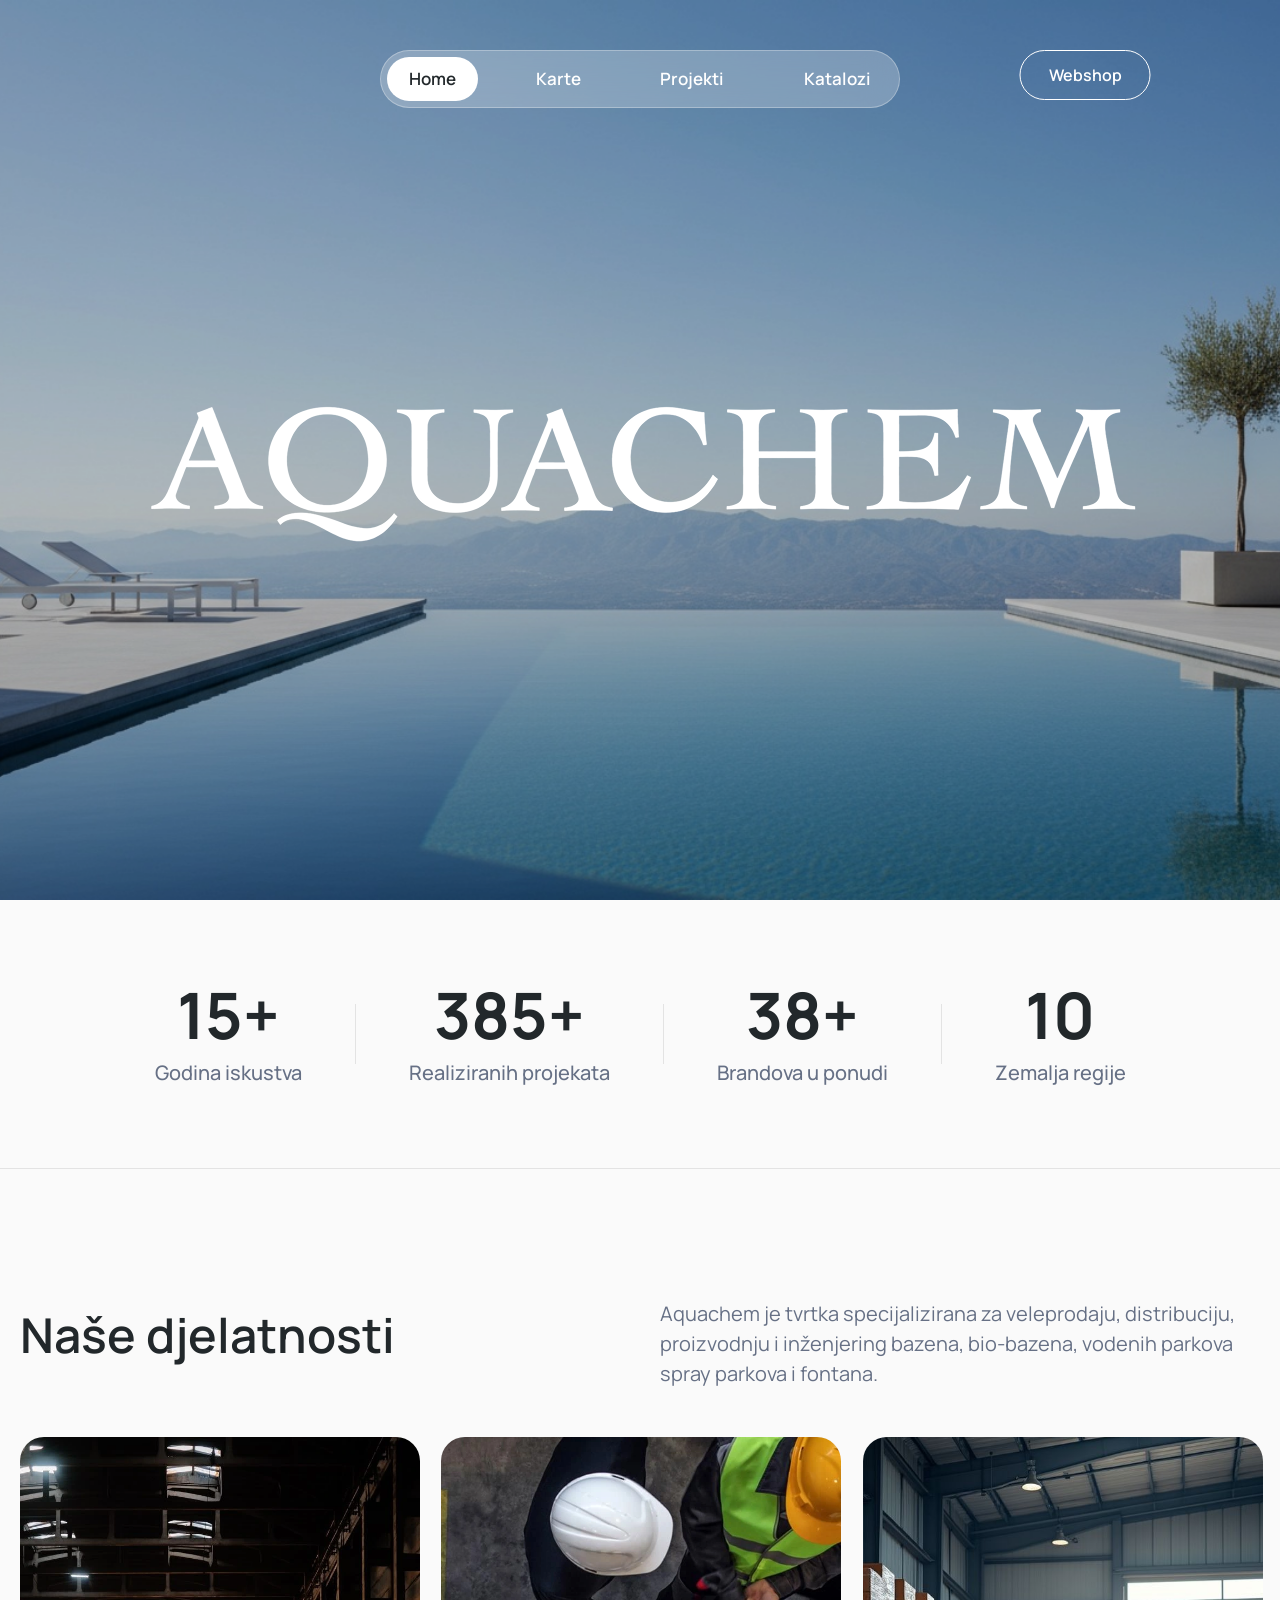
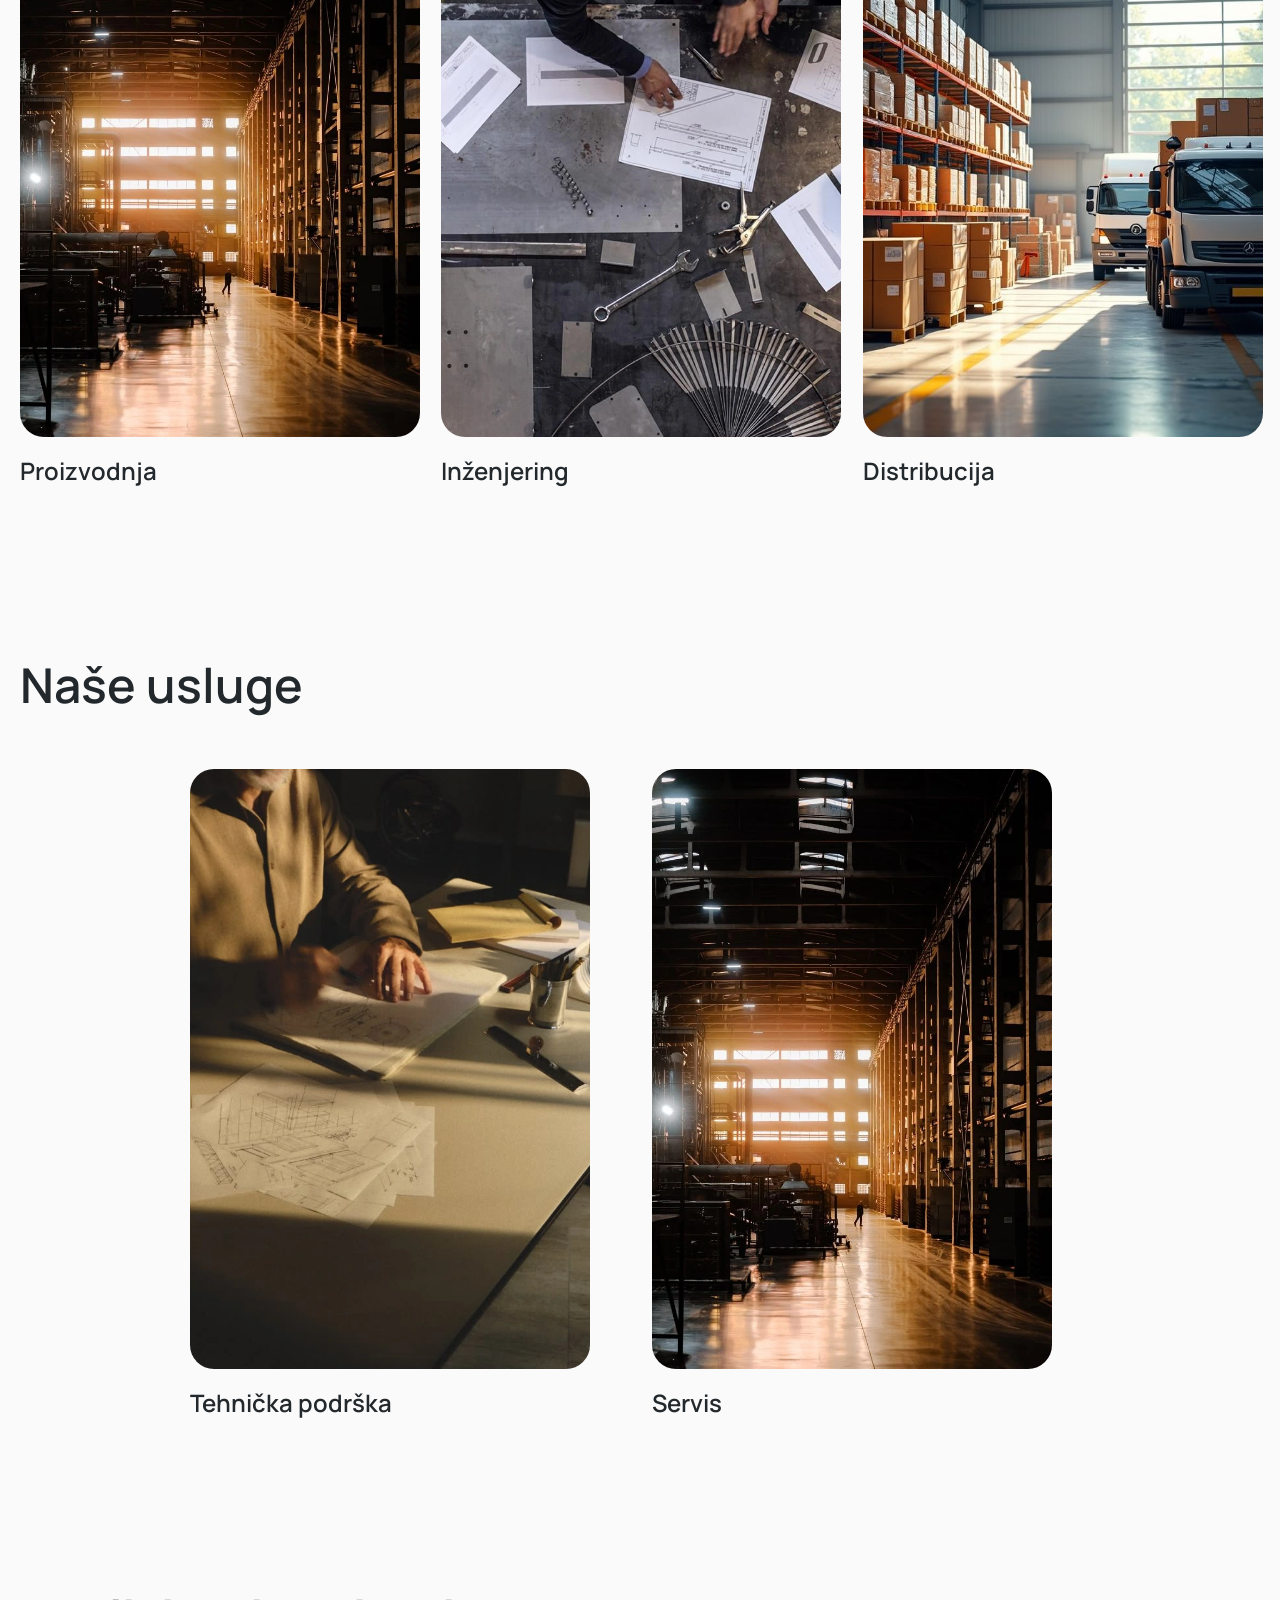
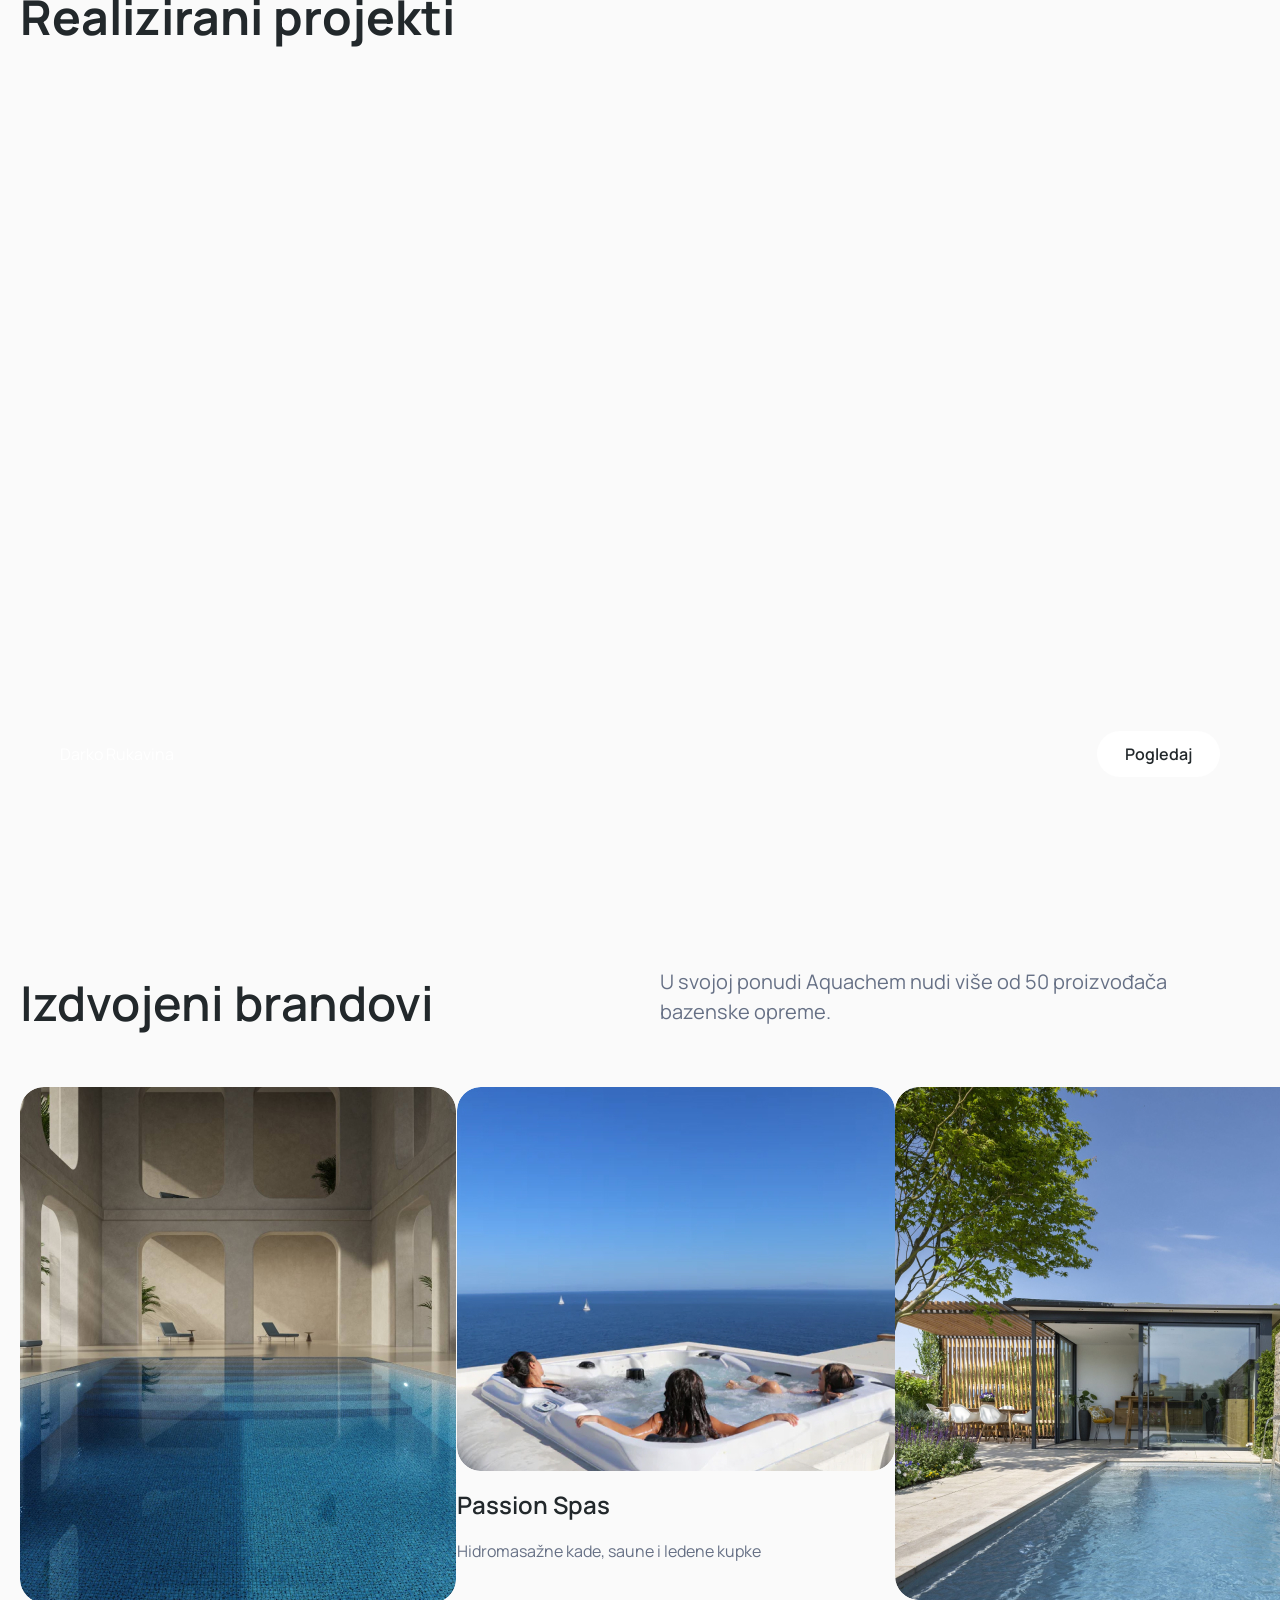
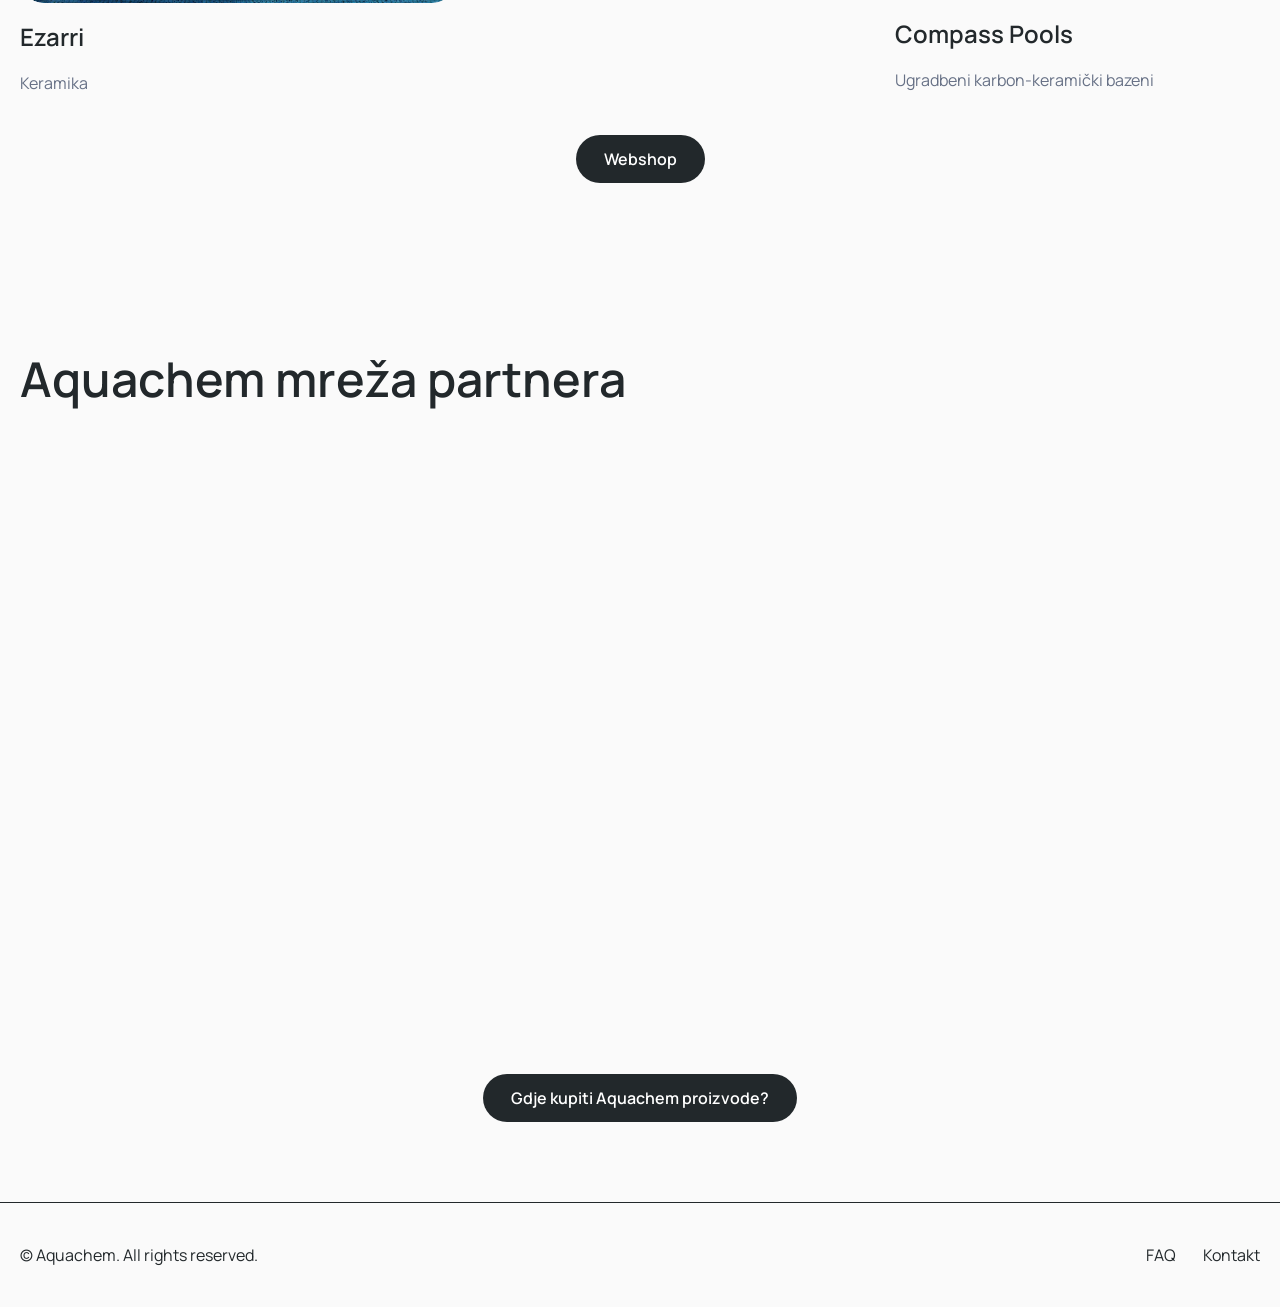
<file: index.html>
<!DOCTYPE html>
<html lang="hr">
<head>
  <meta charset="UTF-8">
  <meta name="viewport" content="width=device-width, initial-scale=1.0">
  <title>Aquachem Landing Page</title>
  <link rel="stylesheet" href="styles.css?v=6">
  <link href="https://fonts.googleapis.com/css2?family=Manrope:wght@400;500;600;700&display=swap" rel="stylesheet">
</head>
<body>

  <!-- Header Navigation -->
  <header class="navbar">
    <nav class="nav-links">
      <a href="#" class="active">Home</a>
      <a href="#">Karte</a>
      <a href="#">Projekti</a>
      <a href="#">Katalozi</a>
    </nav>
    <a href="#" class="btn-primary btn-webshop-top">Webshop</a>
  </header>

  <!-- Hero Section -->
  <section class="hero">
    <div class="hero-overlay"></div>
    <img class="hero-bg" src="asets/hero.jpg" alt="Aquachem Hero">
    <div class="hero-content">
      <img src="asets/logo.png" alt="Aquachem Logo" class="hero-logo">
    </div>
  </section>

  <!-- Stats Section (IZMIJENJENO SA DATA-TARGET) -->
  <section class="stats">
    <div class="stat-item">
      <h2><span class="counter" data-target="20">0</span>+</h2>
      <p>Godina iskustva</p>
    </div>
    <div class="divider"></div>
    <div class="stat-item">
      <h2><span class="counter" data-target="500">0</span>+</h2>
      <p>Realiziranih projekata</p>
    </div>
    <div class="divider"></div>
    <div class="stat-item">
      <h2><span class="counter" data-target="50">0</span>+</h2>
      <p>Brandova u ponudi</p>
    </div>
    <div class="divider"></div>
    <div class="stat-item">
      <h2><span class="counter" data-target="13">0</span></h2>
      <p>Zemalja regije</p>
    </div>
  </section>

  <!-- Naše Djelatnosti -->
  <section class="section container djelatnosti-section">
    <div class="section-header">
      <h2>Naše djelatnosti</h2>
      <p>Aquachem je tvrtka specijalizirana za veleprodaju, distribuciju, proizvodnju i inženjering bazena, bio-bazena, vodenih parkova spray parkova i fontana.</p>
    </div>
    <div class="cards-grid">
      <div class="card">
        <img class="img-service" src="asets/proizvodnja.png" alt="Proizvodnja">
        <h3>Proizvodnja</h3>
        <div class="service-desc">
          <p>Razvoj i proizvodnja odabranih programa i rješenja za bazensku tehniku, obradu vode i specijalizirane vodene sustave.</p>
        </div>
      </div>
      <div class="card">
        <img class="img-service" src="asets/inzenjering.png" alt="Inženjering">
        <h3>Inženjering</h3>
        <div class="service-desc">
          <p>Projektna i tehnička razrada rješenja za bazene, fontane i kompleksne vodene objekte, uz podršku pri pripremi projektne dokumentacije.</p>
          <a href="asets/obrazac-za-projektiranje-bazena.pdf" download class="btn-dark btn-sm">Preuzmi obrazac za projektiranje</a>
        </div>
      </div>
      <div class="card">
        <img class="img-service" src="asets/distribucija.jpg" alt="Distribucija">
        <h3>Distribucija</h3>
        <div class="service-desc">
          <p>Veleprodaja i distribucija opreme, proizvoda i komponenti za bazene, bio-bazene, vodene parkove, spray parkove i fontane.</p>
          <a href="https://webshop.aquachem.hr/" class="btn-dark btn-sm">Pogledaj ponudu</a>
        </div>
      </div>
    </div>
  </section>

  <!-- Naše Usluge -->
  <section class="section container">
    <div class="section-header">
      <h2>Naše usluge</h2>
    </div>
    <div class="cards-grid centered-grid">
      <div class="card">
        <img class="img-service" src="asets/tehnicka-podrska.png" alt="Tehnička podrška">
        <h3>Tehnička podrška</h3>
        <div class="service-desc">
          <p>Tehnička pomoć partnerima pri odabiru opreme, tumačenju specifikacija, kompatibilnosti proizvoda i osnovnim pitanjima vezanim uz rad bazenske opreme.</p>
          <a href="https://webshop.aquachem.hr/podrska/" class="btn-dark btn-sm">Prijavi kvar</a>
        </div>
      </div>
      <div class="card">
        <img class="img-service" src="asets/servis.png" alt="Servis">
        <h3>Servis</h3>
        <div class="service-desc">
          <p>Zaprimanje servisnih zahtjeva, kvarova i reklamacija, uz jasniju komunikaciju potrebnih informacija za obradu i daljnje postupanje.</p>
          <a href="https://webshop.aquachem.hr/podrska/" class="btn-dark btn-sm">Prijavi kvar</a>
        </div>
      </div>
    </div>
  </section>

  <!-- Realizirani Projekti (Video Showcase) -->
  <section class="video-showcase container-wide">
    <h2>Realizirani projekti</h2>
    <div class="video-container">
      <video autoplay loop muted playsinline>
        <source src="asets/landing-video.mp4" type="video/mp4">
        Your browser does not support the video tag.
      </video>
      <div class="video-overlay-info">
        <span>Darko Rukavina</span>
        <button class="btn-white">Pogledaj</button>
      </div>
    </div>
  </section>

  <!-- Izdvojeni Brandovi -->
  <section class="section container-brands">
    <div class="section-header">
      <h2>Izdvojeni brandovi</h2>
      <p>U svojoj ponudi Aquachem nudi više od 50 proizvođača bazenske opreme.</p>
    </div>
    <div class="cards-grid brand-grid">
      <div class="card brand-card">
        <img class="img-ezarri" src="asets/ezarri.jpg" alt="Ezarri">
        <h3>Ezarri</h3>
        <p>Keramika</p>
      </div>
      <div class="card brand-card">
        <img class="img-passion-spas" src="asets/passion-spas.png" alt="Passion Spas">
        <h3>Passion Spas</h3>
        <p>Hidromasažne kade, saune i ledene kupke</p>
      </div>
      <div class="card brand-card">
        <img class="img-compass-pools" src="asets/compass-pools.jpg" alt="Compass Pools">
        <h3>Compass Pools</h3>
        <p>Ugradbeni karbon-keramički bazeni</p>
      </div>
    </div>
    <div class="action-wrapper">
      <a href="#" class="btn-dark">Webshop</a>
    </div>
  </section>

  <!-- Google My Maps -->
  <section class="map-wrap">
    <div class="map-content">
      <div class="section-header">
        <h2>Aquachem mreža partnera</h2>
      </div>
      <div class="map-section">
        <iframe src="https://www.google.com/maps/d/embed?mid=171z7H1qyNOTrjMbbA-k27XhzPSifDb8&ehbc=2E312F" width="1440" height="608" allowfullscreen></iframe>
      </div>
      <div class="action-wrapper">
        <a href="#" class="btn-dark">Gdje kupiti Aquachem proizvode?</a>
      </div>
    </div>
  </section>

  <!-- Footer -->
  <footer class="footer">
    <div class="footer-bottom">
      <p>© Aquachem. All rights reserved.</p>
      <div class="footer-links">
        <a href="#">FAQ</a>
        <a href="#">Kontakt</a>
      </div>
    </div>
  </footer>

  <!-- JS Animacija za brojeve -->
  <script>
    document.addEventListener("DOMContentLoaded", () => {
      const counters = document.querySelectorAll('.counter');
      const statsSection = document.querySelector('.stats');
      const duration = 2000; // 2 sekunde trajanja za SVE brojeve
      let animated = false;

      const animateNumbers = () => {
        const startTime = performance.now();

        const update = (currentTime) => {
          const elapsedTime = currentTime - startTime;
          const progress = Math.min(elapsedTime / duration, 1);

          // Easing funkcija za glatki finiš (easeOutQuad)
          const easeProgress = 1 - (1 - progress) * (1 - progress);

          counters.forEach(counter => {
            const target = +counter.getAttribute('data-target');
            const currentVal = Math.floor(easeProgress * target);
            counter.innerText = currentVal;
          });

          if (progress < 1) {
            requestAnimationFrame(update);
          } else {
            counters.forEach(counter => {
              counter.innerText = counter.getAttribute('data-target');
            });
          }
        };

        requestAnimationFrame(update);
      };

      // Pokreni animaciju kad korisnik dođe do sekcije
      const observer = new IntersectionObserver((entries) => {
        if (entries[0].isIntersecting && !animated) {
          animated = true;
          animateNumbers();
        }
      }, { threshold: 0.3 });

      if (statsSection) {
        observer.observe(statsSection);
      }
    });
  </script>

</body>
</html>
</file>
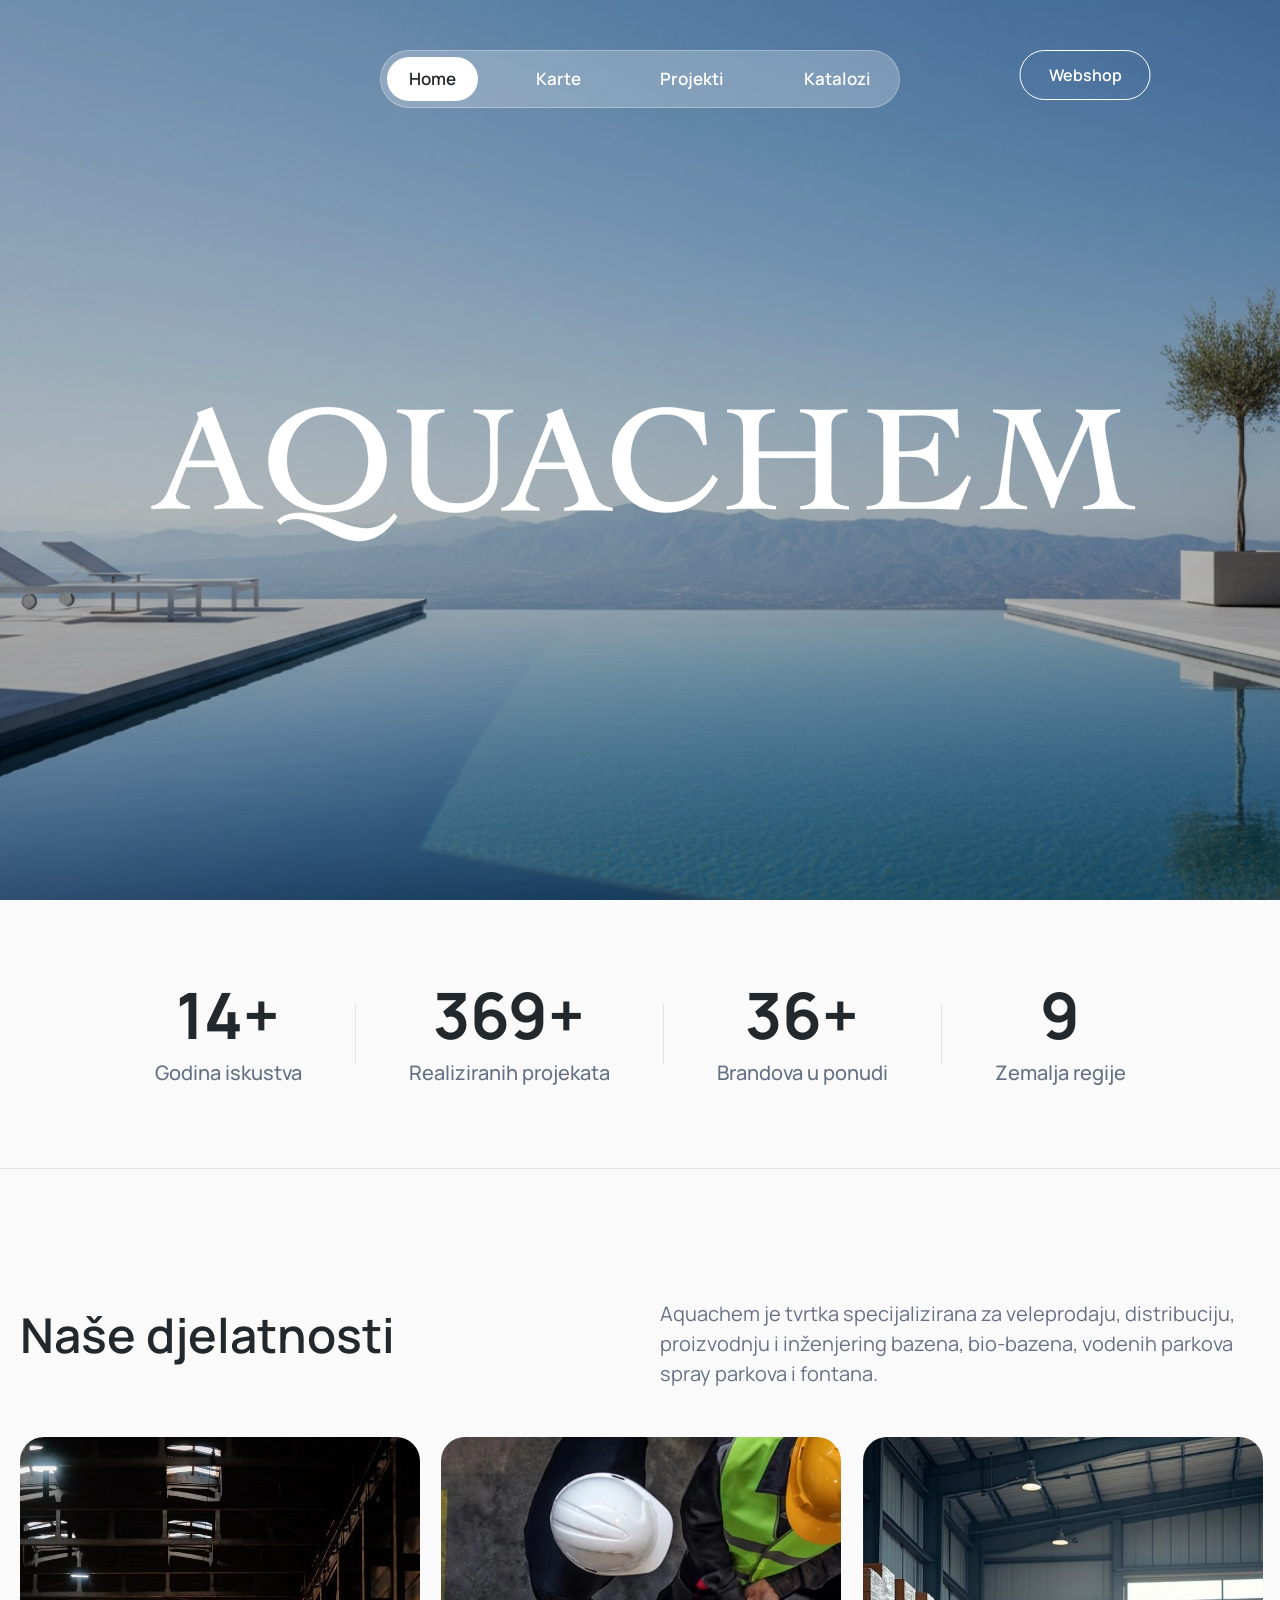
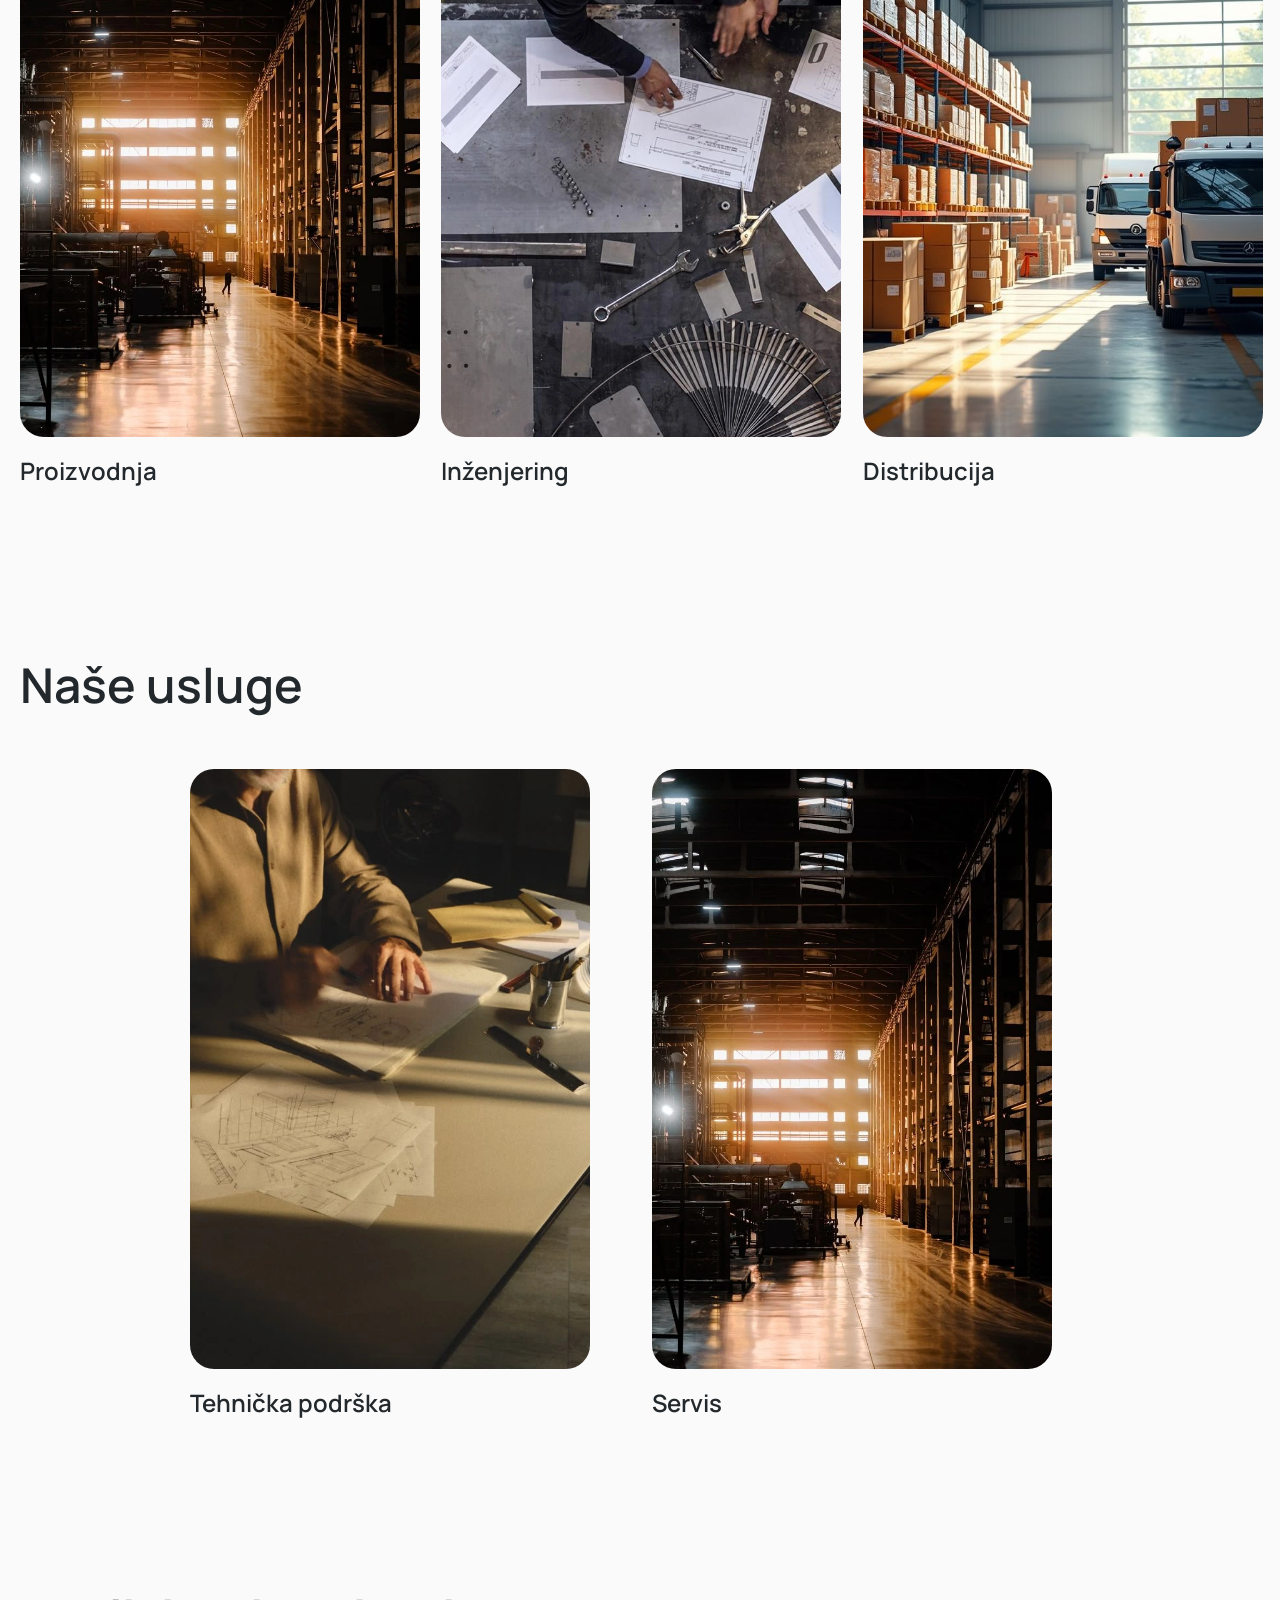
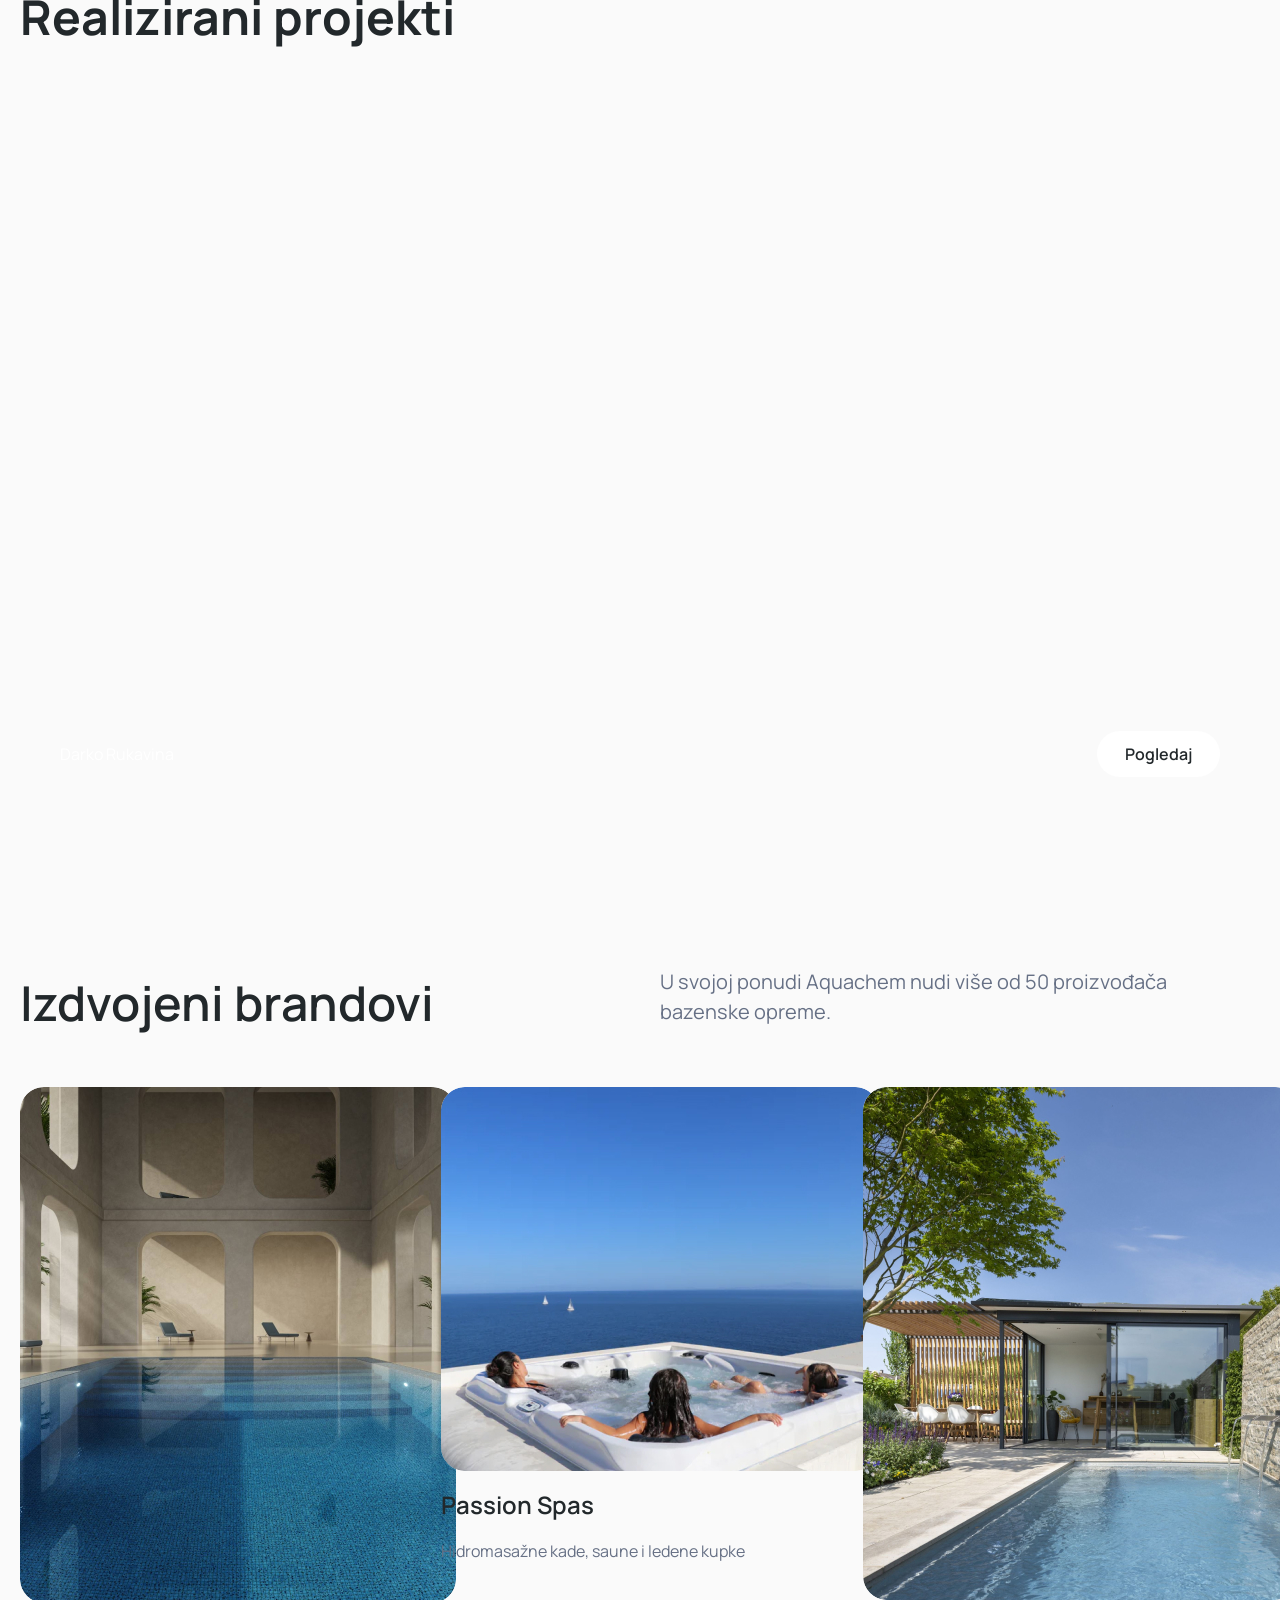
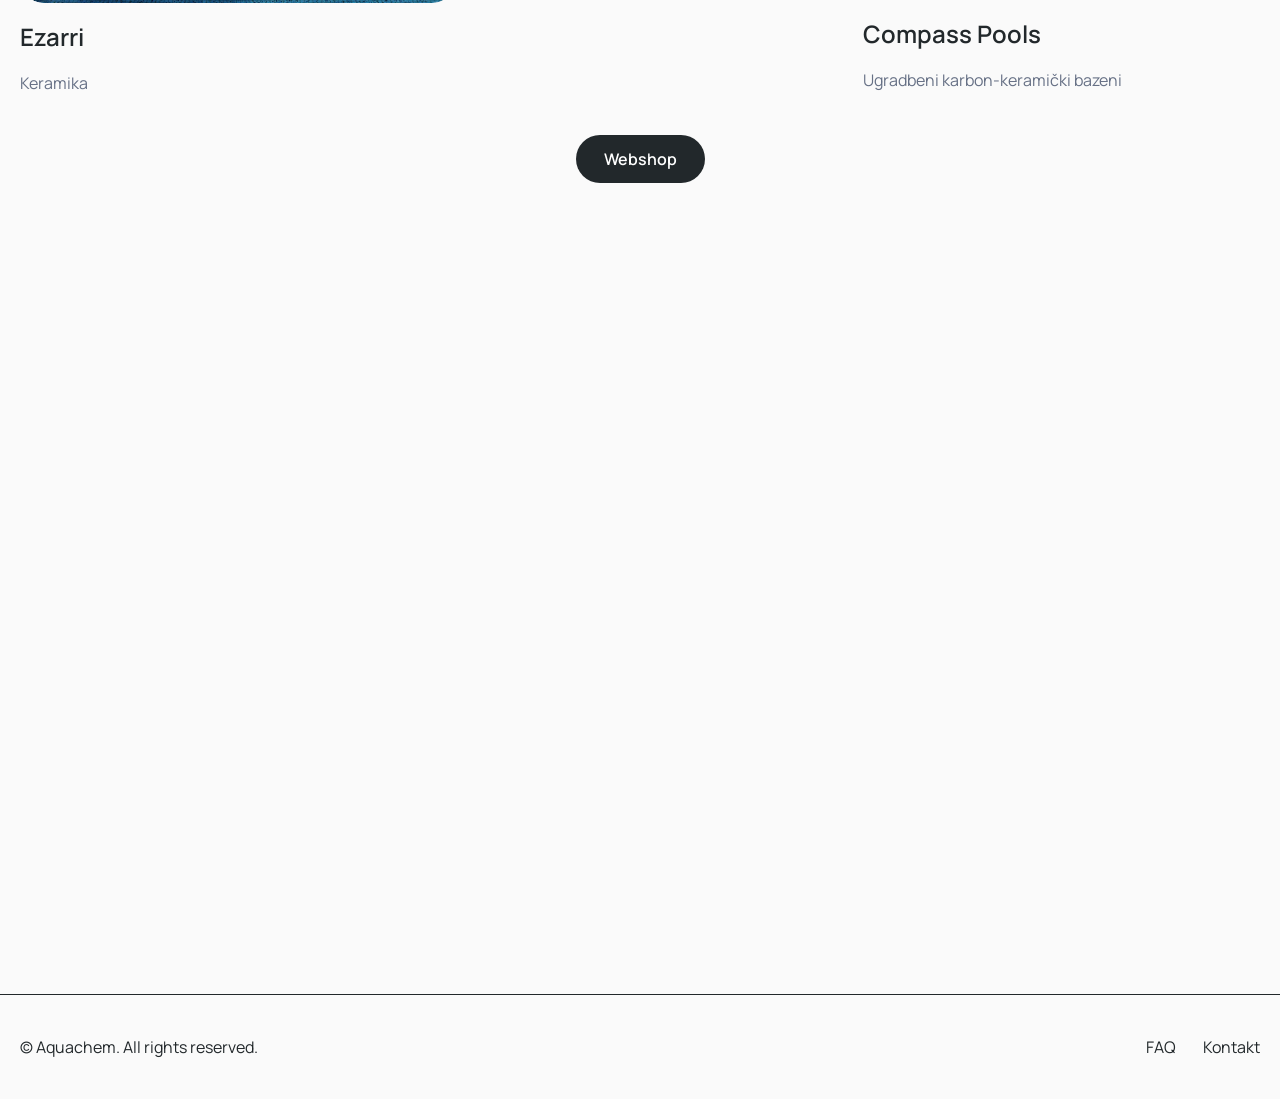
<file: index (10).html>
<!DOCTYPE html>
<html lang="hr">
<head>
  <meta charset="UTF-8">
  <meta name="viewport" content="width=device-width, initial-scale=1.0">
  <title>Aquachem Landing Page</title>
  <link rel="stylesheet" href="styles.css">
  <link href="https://fonts.googleapis.com/css2?family=Manrope:wght@400;500;600;700&display=swap" rel="stylesheet">
</head>
<body>

  <!-- Header Navigation -->
  <header class="navbar">
    <nav class="nav-links">
      <a href="#" class="active">Home</a>
      <a href="#">Karte</a>
      <a href="#">Projekti</a>
      <a href="#">Katalozi</a>
    </nav>
    <a href="#" class="btn-primary btn-webshop-top">Webshop</a>
  </header>

  <!-- Hero Section -->
  <section class="hero">
    <div class="hero-overlay"></div>
    <img class="hero-bg" src="asets/hero.jpg" alt="Aquachem Hero">
    <div class="hero-content">
      <img src="asets/logo.png" alt="Aquachem Logo" class="hero-logo">
    </div>
  </section>

  <!-- Stats Section (IZMIJENJENO SA DATA-TARGET) -->
  <section class="stats">
    <div class="stat-item">
      <h2><span class="counter" data-target="20">0</span>+</h2>
      <p>Godina iskustva</p>
    </div>
    <div class="divider"></div>
    <div class="stat-item">
      <h2><span class="counter" data-target="500">0</span>+</h2>
      <p>Realiziranih projekata</p>
    </div>
    <div class="divider"></div>
    <div class="stat-item">
      <h2><span class="counter" data-target="50">0</span>+</h2>
      <p>Brandova u ponudi</p>
    </div>
    <div class="divider"></div>
    <div class="stat-item">
      <h2><span class="counter" data-target="13">0</span></h2>
      <p>Zemalja regije</p>
    </div>
  </section>

  <!-- Naše Djelatnosti -->
  <section class="section container djelatnosti-section">
    <div class="section-header">
      <h2>Naše djelatnosti</h2>
      <p>Aquachem je tvrtka specijalizirana za veleprodaju, distribuciju, proizvodnju i inženjering bazena, bio-bazena, vodenih parkova spray parkova i fontana.</p>
    </div>
    <div class="cards-grid">
      <div class="card">
        <img class="img-service" src="asets/proizvodnja.png" alt="Proizvodnja">
        <h3>Proizvodnja</h3>
      </div>
      <div class="card">
        <img class="img-service" src="asets/inzenjering.png" alt="Inženjering">
        <h3>Inženjering</h3>
      </div>
      <div class="card">
        <img class="img-service" src="asets/distribucija.jpg" alt="Distribucija">
        <h3>Distribucija</h3>
      </div>
    </div>
  </section>

  <!-- Naše Usluge -->
  <section class="section container">
    <div class="section-header">
      <h2>Naše usluge</h2>
    </div>
    <div class="cards-grid centered-grid">
      <div class="card">
        <img class="img-service" src="asets/tehnicka-podrska.png" alt="Tehnička podrška">
        <h3>Tehnička podrška</h3>
      </div>
      <div class="card">
        <img class="img-service" src="asets/servis.png" alt="Servis">
        <h3>Servis</h3>
      </div>
    </div>
  </section>

  <!-- Realizirani Projekti (Video Showcase) -->
  <section class="video-showcase container">
    <h2>Realizirani projekti</h2>
    <div class="video-container">
      <video autoplay loop muted playsinline>
        <source src="asets/landing-video.mp4" type="video/mp4">
        Your browser does not support the video tag.
      </video>
      <div class="video-overlay-info">
        <span>Darko Rukavina</span>
        <button class="btn-white">Pogledaj</button>
      </div>
    </div>
  </section>

  <!-- Izdvojeni Brandovi -->
  <section class="section container">
    <div class="section-header">
      <h2>Izdvojeni brandovi</h2>
      <p>U svojoj ponudi Aquachem nudi više od 50 proizvođača bazenske opreme.</p>
    </div>
    <div class="cards-grid">
      <div class="card brand-card">
        <img class="img-ezarri" src="asets/ezarri.jpg" alt="Ezarri">
        <h3>Ezarri</h3>
        <p>Keramika</p>
      </div>
      <div class="card brand-card">
        <img class="img-passion-spas" src="asets/passion-spas.png" alt="Passion Spas">
        <h3>Passion Spas</h3>
        <p>Hidromasažne kade, saune i ledene kupke</p>
      </div>
      <div class="card brand-card">
        <img class="img-compass-pools" src="asets/compass-pools.jpg" alt="Compass Pools">
        <h3>Compass Pools</h3>
        <p>Ugradbeni karbon-keramički bazeni</p>
      </div>
    </div>
    <div class="action-wrapper">
      <a href="#" class="btn-dark">Webshop</a>
    </div>
  </section>

  <!-- Google My Maps -->
  <section class="map-wrap">
    <div class="map-section">
      <iframe src="https://www.google.com/maps/d/embed?mid=171z7H1qyNOTrjMbbA-k27XhzPSifDb8&ehbc=2E312F" width="1440" height="608" allowfullscreen></iframe>
    </div>
  </section>

  <!-- Footer -->
  <footer class="footer">
    <div class="footer-bottom">
      <p>© Aquachem. All rights reserved.</p>
      <div class="footer-links">
        <a href="#">FAQ</a>
        <a href="#">Kontakt</a>
      </div>
    </div>
  </footer>

  <!-- JS Animacija za brojeve -->
  <script>
    document.addEventListener("DOMContentLoaded", () => {
      const counters = document.querySelectorAll('.counter');
      const statsSection = document.querySelector('.stats');
      const duration = 2000; // 2 sekunde trajanja za SVE brojeve
      let animated = false;

      const animateNumbers = () => {
        const startTime = performance.now();

        const update = (currentTime) => {
          const elapsedTime = currentTime - startTime;
          const progress = Math.min(elapsedTime / duration, 1);

          // Easing funkcija za glatki finiš (easeOutQuad)
          const easeProgress = 1 - (1 - progress) * (1 - progress);

          counters.forEach(counter => {
            const target = +counter.getAttribute('data-target');
            const currentVal = Math.floor(easeProgress * target);
            counter.innerText = currentVal;
          });

          if (progress < 1) {
            requestAnimationFrame(update);
          } else {
            counters.forEach(counter => {
              counter.innerText = counter.getAttribute('data-target');
            });
          }
        };

        requestAnimationFrame(update);
      };

      // Pokreni animaciju kad korisnik dođe do sekcije
      const observer = new IntersectionObserver((entries) => {
        if (entries[0].isIntersecting && !animated) {
          animated = true;
          animateNumbers();
        }
      }, { threshold: 0.3 });

      if (statsSection) {
        observer.observe(statsSection);
      }
    });
  </script>

</body>
</html>
</file>
<file: styles.css>
/* build: v6 */
* {
  box-sizing: border-box;
  margin: 0;
  padding: 0;
}

body {
  font-family: 'Manrope', sans-serif;
  background-color: #FAFAFA;
  color: #22282B;
  line-height: 1.5;
  overflow-x: hidden;
}

/* Header Container */
.navbar {
  position: absolute;
  top: 0;
  left: 0;
  width: 100%;
  height: 120px;
  z-index: 10;
  pointer-events: none;
}

/* Centered Navigation Bar */
.nav-links {
  position: absolute;
  top: 50px;
  left: 50%;
  transform: translateX(-50%);
  width: 520px;
  height: 58px;
  background: rgba(247, 247, 247, 0.25);
  backdrop-filter: blur(16px);
  -webkit-backdrop-filter: blur(16px);
  border: 1px solid rgba(255, 255, 255, 0.3);
  padding: 6px;
  border-radius: 100px;
  display: flex;
  align-items: center;
  justify-content: space-between;
  pointer-events: auto;
  animation: navEntrance 0.8s cubic-bezier(0.16, 1, 0.3, 1) forwards;
}

/* Navigation Links */
.nav-links a {
  color: #FFFFFF;
  text-decoration: none;
  font-size: 17px;
  font-weight: 600;
  height: 100%;
  display: flex;
  align-items: center;
  justify-content: center;
  padding: 0 22px;
  border-radius: 50px;
  position: relative;
  transition: all 0.3s cubic-bezier(0.25, 0.8, 0.25, 1);
}

.nav-links a:hover {
  background: rgba(255, 255, 255, 0.25);
  transform: translateY(-2px);
}

.nav-links a.active {
  background: #FFFFFF;
  color: #22282B;
}

/* Webshop Top Right Button */
.btn-webshop-top {
  position: absolute;
  top: 50px;
  right: 5%;
  pointer-events: auto;
  font-size: 16px;
  padding: 14px 32px;
  animation: navEntrance 0.8s cubic-bezier(0.16, 1, 0.3, 1) 0.1s forwards;
}

/* Keyframe Entrance Animation */
@keyframes navEntrance {
  0% {
    opacity: 0;
    transform: translateY(-20px) translateX(-50%);
  }
  100% {
    opacity: 1;
    transform: translateY(0) translateX(-50%);
  }
}

/* Buttons */
.btn-primary, .btn-dark, .btn-white {
  display: inline-block;
  padding: 12px 28px;
  border-radius: 100px;
  text-decoration: none;
  font-family: 'Manrope', sans-serif;
  font-weight: 600;
  font-size: 16px;
  cursor: pointer;
  border: none;
  transition: transform 0.25s ease, background-color 0.25s ease;
}

.btn-primary {
  border: 1px solid #FFFFFF;
  color: #FFFFFF;
  background: transparent;
}

.btn-primary:hover {
  background: #FFFFFF;
  color: #22282B;
  transform: translateY(-2px);
}

.btn-dark {
  background: #22282B;
  color: #FFFFFF;
}

.btn-dark:hover {
  background: #000000;
  transform: translateY(-2px);
}

.btn-white {
  background: #FFFFFF;
  color: #22282B;
}

.btn-white:hover {
  background: #f0f0f0;
  transform: translateY(-2px);
}

/* Hero Section & Centered Logo */
.hero {
  position: relative;
  width: 100%;
  height: 100vh;
  min-height: 700px;
  overflow: hidden;
  display: flex;
  justify-content: center;
  align-items: center;
}

.hero-bg {
  position: absolute;
  width: 100%;
  height: 100%;
  object-fit: cover;
  top: 0;
  left: 0;
  z-index: 1;
}

.hero-overlay {
  position: absolute;
  inset: 0;
  background: rgba(0, 0, 0, 0.25);
  z-index: 2;
}

.hero-content {
  position: relative;
  z-index: 3;
  display: flex;
  justify-content: center;
  align-items: center;
  width: 90%;
  max-width: 1001px;
}

.hero-logo {
  width: 100%;
  max-width: 1001px;
  height: auto;
  max-height: 196px;
  object-fit: contain;
}

/* Stats Section (VEĆI BROJEVI I TEKST) */
.stats {
  display: flex;
  justify-content: space-around;
  align-items: center;
  padding: 80px 10%;  /* Povećan padding s vrha i dna */
  background: #FAFAFA;
  border-bottom: 1px solid #E3E3E3;
}

.stat-item {
  text-align: center;
}

.stat-item h2 {
  font-size: 64px;    /* Povećano sa 56px na 64px */
  font-weight: 700;
  line-height: 1.1;
  margin-bottom: 8px;
}

.stat-item p {
  font-size: 20px;    /* Povećano sa 18px na 20px */
  color: #667085;
  font-weight: 500;
}

.divider {
  width: 1px;
  height: 60px;
  background-color: #E3E3E3;
}

/* Content Layout Containers */
.container {
  max-width: 1280px;
  margin: 0 auto;
  padding: 80px 20px;
}

/* Wider variant for sections whose content needs to exceed 1280px
   (video showcase, brand grid) without being clipped by .container */
.container-wide {
  max-width: 1460px;
  margin: 0 auto;
  padding: 80px 20px;
}

/* Izdvojeni brandovi wrapper: 1360px content width */
.container-brands {
  max-width: 1400px;
  margin: 0 auto;
  padding: 80px 20px;
}

.cards-grid.brand-grid {
  max-width: 1360px;
  margin: 0 auto;
  gap: 72px;
}

/* Veći razmak izmedu linije/stats sekcije i "Naše djelatnosti" */
.djelatnosti-section {
  padding-top: 130px; /* Dodan značajan vertikalni razmak */
}

.section-header {
  display: flex;
  justify-content: space-between;
  align-items: flex-start;
  margin-bottom: 48px;
  gap: 40px;
}

.section-header h2 {
  font-size: 48px;
  font-weight: 600;
  flex: 1;
}

.section-header p {
  font-size: 20px;
  color: #667085;
  flex: 1;
}

/* Cards Grid */
.cards-grid {
  display: grid;
  grid-template-columns: repeat(auto-fit, minmax(300px, 1fr));
  gap: 24px;
}

.centered-grid {
  justify-content: center;
  max-width: 900px;
  margin: 0 auto;
}

.card {
  position: relative;
  display: flex;
  flex-direction: column;
  gap: 16px;
}

/* Hover-reveal description under djelatnosti/usluge cards */
.service-desc {
  position: absolute;
  top: 100%;
  left: 0;
  width: 100%;
  padding-top: 12px;
  background: #FAFAFA;
  opacity: 0;
  pointer-events: none;
  transform: translateY(-6px);
  transition: opacity 0.3s ease, transform 0.3s ease;
  z-index: 5;
}

.card:hover .service-desc,
.card:focus-within .service-desc {
  opacity: 1;
  pointer-events: auto;
  transform: translateY(0);
}

.service-desc p {
  color: #667085;
  font-size: 15px;
  line-height: 1.5;
}

.service-desc .btn-sm {
  margin-top: 14px;
}

.btn-sm {
  padding: 10px 20px;
  font-size: 14px;
}

.card img {
  object-fit: cover;
  border-radius: 24px;
}

.card h3 {
  font-size: 24px;
  font-weight: 600;
}

/* Naše djelatnosti / Naše usluge picture frames: fixed 400x600 */
.img-service {
  width: 400px;
  height: 600px;
  object-fit: cover;
  border-radius: 24px;
}

.brand-card {
  padding: 0;
  background: transparent;
  border-radius: 0;
  box-shadow: none;
  display: flex;
  flex-direction: column;
  gap: 16px;
}

.brand-card p {
  color: #667085;
}

/* Izdvojeni brandovi picture frames */
.img-ezarri {
  width: 436px;
  height: 516px;
  border-radius: 24px;
  object-fit: cover;
}

.img-passion-spas {
  width: 438px;
  height: 384px;
  border-radius: 24px;
  object-fit: cover;
}

.img-compass-pools {
  width: 436px;
  height: 513px;
  border-radius: 24px;
  object-fit: cover;
}

/* Video Showcase */
.video-showcase {
  position: relative;
}

.video-showcase h2 {
  font-size: 48px;
  margin-bottom: 24px;
}

.video-container {
  position: relative;
  width: 1420px;
  height: 730px;
  max-width: 100%;
  margin: 0 auto;
  border-radius: 40px;
  overflow: hidden;
}

.video-container video {
  width: 100%;
  height: 100%;
  object-fit: cover;
}

.video-overlay-info {
  position: absolute;
  bottom: 30px;
  left: 40px;
  right: 40px;
  display: flex;
  justify-content: space-between;
  align-items: center;
  color: #FFFFFF;
}

.action-wrapper {
  text-align: center;
  margin-top: 40px;
}

/* Wrapper for the map section: same vertical rhythm as .container,
   but without its 1280px max-width so the 1440px map box can center properly */
.map-wrap {
  padding: 80px 20px;
}

.map-content {
  max-width: 1440px;
  margin: 0 auto;
}

/* Map Section (Google My Maps embed) */
.map-section {
  width: 1440px;
  max-width: 100%;
  height: 571px;
  margin: 0 auto;
  opacity: 1;
  overflow: hidden; /* clips the top bar showing the map owner's name */
  position: relative;
}

.map-section iframe {
  display: block;
  position: absolute;
  top: -60px;
  left: 0;
  width: 100%;
  /* Google's top bar (owner/title strip) is roughly 50-60px tall.
     Push the iframe up by more than that so the bar is fully
     above the visible area, then the wrapper's overflow:hidden clips it. */
  height: calc(100% + 60px);
  border: 0;
}

/* Safety strip: covers any leftover sliver of the bar regardless of
   the exact bar height, blending into the page background. */
.map-section::before {
  content: "";
  position: absolute;
  top: 0;
  left: 0;
  right: 0;
  height: 20px;
  background: #FAFAFA;
  z-index: 2;
  pointer-events: none;
}

/* Footer Section */
.footer {
  background: #FAFAFA;
  padding: 40px 20px;
  border-top: 1px solid #22282B;
}

.footer-bottom {
  max-width: 1280px;
  margin: 0 auto;
  display: flex;
  justify-content: space-between;
  align-items: center;
}

.footer-links a {
  color: #22282B;
  text-decoration: none;
  margin-left: 24px;
}
</file>
